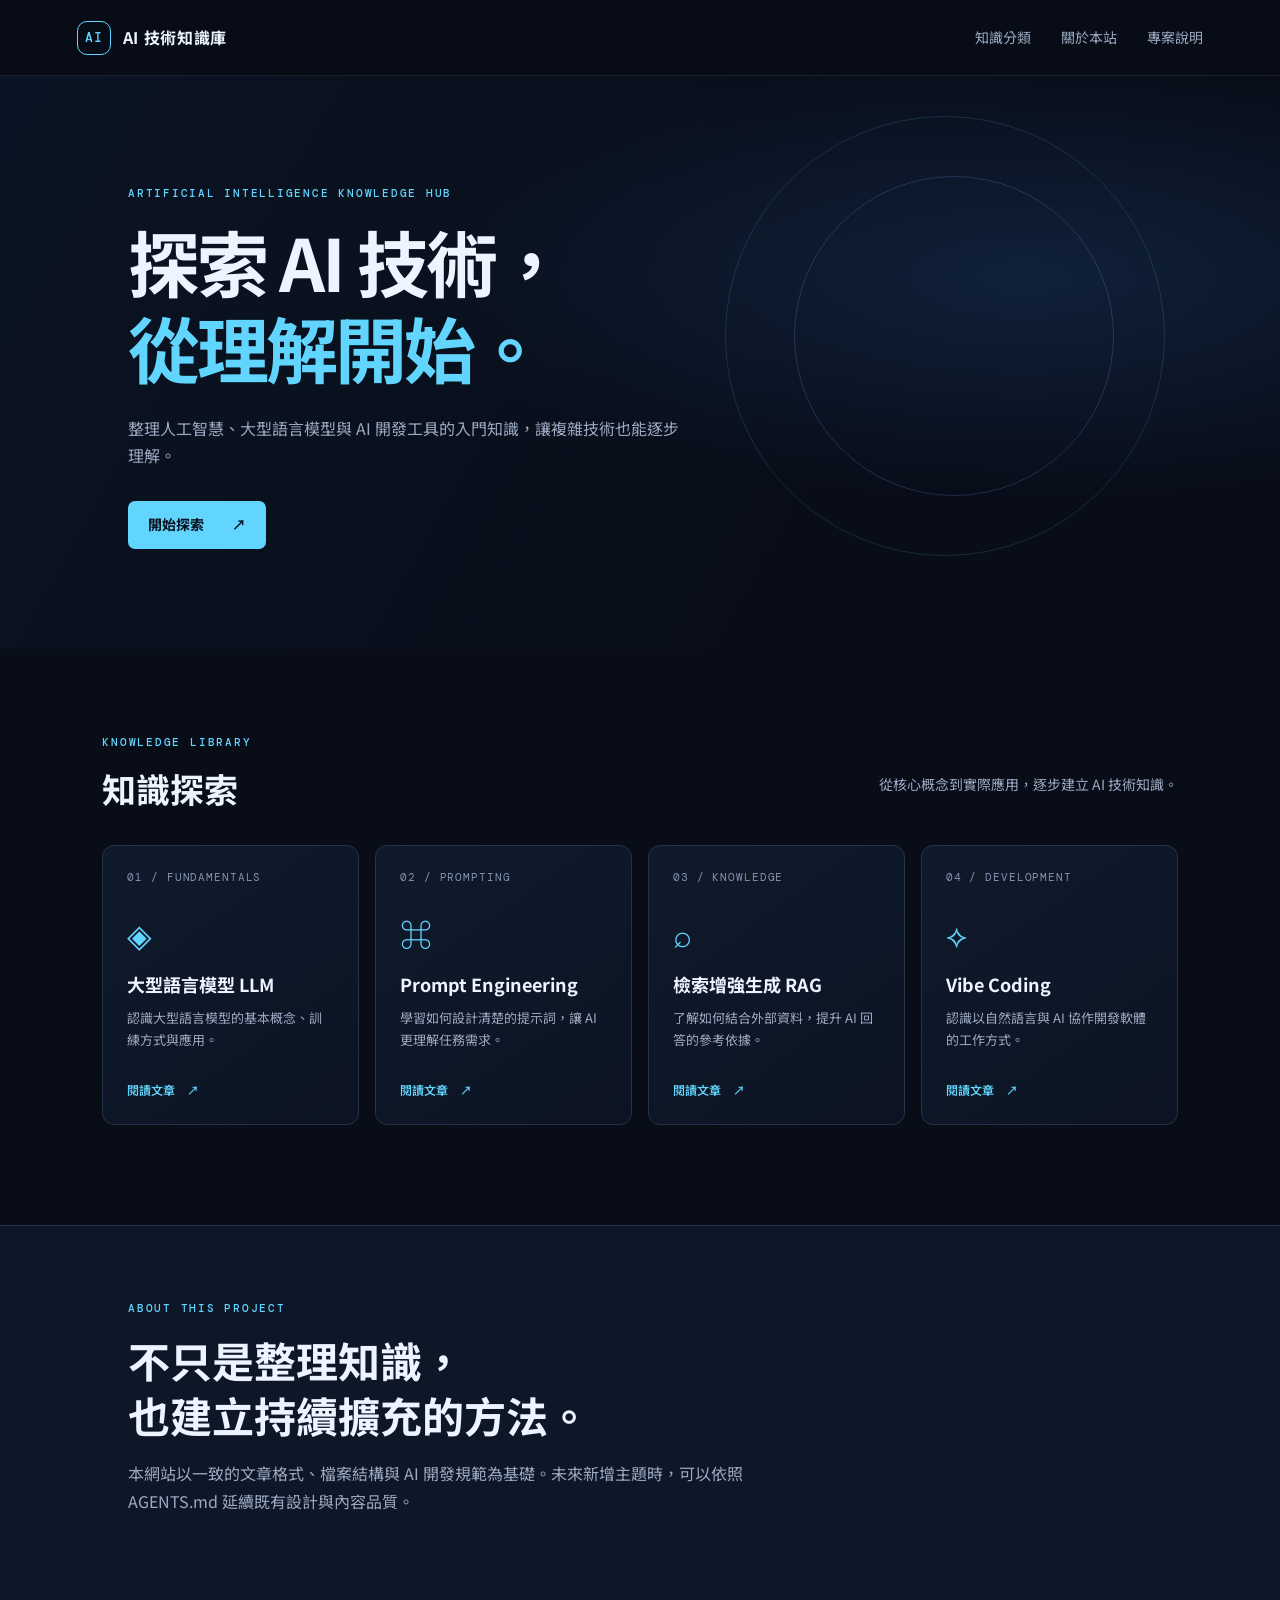
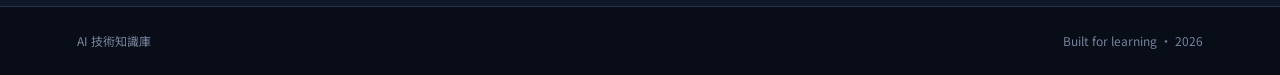
<file: index.html>
<!doctype html>
<html lang="zh-Hant">
<head>
  <meta charset="utf-8">
  <meta name="viewport" content="width=device-width, initial-scale=1">
  <meta name="description" content="以清楚、易懂的方式認識人工智慧技術。">
  <title>AI 技術知識庫｜AI Knowledge Base</title>
  <link rel="stylesheet" href="assets/css/style.css">
</head>
<body>
  <header class="site-header">
    <a class="brand" href="index.html"><span class="brand-mark">AI</span><span>AI 技術知識庫</span></a>
    <nav aria-label="主要導覽"><a href="#topics">知識分類</a><a href="#about">關於本站</a><a href="README.md">專案說明</a></nav>
  </header>
  <main>
    <section class="hero">
      <p class="eyebrow">ARTIFICIAL INTELLIGENCE KNOWLEDGE HUB</p>
      <h1>探索 AI 技術，<br><span>從理解開始。</span></h1>
      <p class="hero-copy">整理人工智慧、大型語言模型與 AI 開發工具的入門知識，讓複雜技術也能逐步理解。</p>
      <a class="primary-button" href="#topics">開始探索 <span aria-hidden="true">↗</span></a>
      <div class="hero-orbit orbit-one"></div><div class="hero-orbit orbit-two"></div>
    </section>
    <section class="section" id="topics">
      <div class="section-heading"><div><p class="eyebrow">KNOWLEDGE LIBRARY</p><h2>知識探索</h2></div><p>從核心概念到實際應用，逐步建立 AI 技術知識。</p></div>
      <div class="topic-grid">
        <a class="topic-card" href="articles/llm.html"><span class="topic-number">01 / FUNDAMENTALS</span><span class="topic-icon">◈</span><h3>大型語言模型 LLM</h3><p>認識大型語言模型的基本概念、訓練方式與應用。</p><span class="card-link">閱讀文章　↗</span></a>
        <a class="topic-card" href="articles/prompt-engineering.html"><span class="topic-number">02 / PROMPTING</span><span class="topic-icon">⌘</span><h3>Prompt Engineering</h3><p>學習如何設計清楚的提示詞，讓 AI 更理解任務需求。</p><span class="card-link">閱讀文章　↗</span></a>
        <a class="topic-card" href="articles/rag.html"><span class="topic-number">03 / KNOWLEDGE</span><span class="topic-icon">⌕</span><h3>檢索增強生成 RAG</h3><p>了解如何結合外部資料，提升 AI 回答的參考依據。</p><span class="card-link">閱讀文章　↗</span></a>
        <a class="topic-card" href="articles/vibe-coding.html"><span class="topic-number">04 / DEVELOPMENT</span><span class="topic-icon">⟡</span><h3>Vibe Coding</h3><p>認識以自然語言與 AI 協作開發軟體的工作方式。</p><span class="card-link">閱讀文章　↗</span></a>
      </div>
    </section>
    <section class="about-section" id="about"><p class="eyebrow">ABOUT THIS PROJECT</p><h2>不只是整理知識，<br>也建立持續擴充的方法。</h2><p>本網站以一致的文章格式、檔案結構與 AI 開發規範為基礎。未來新增主題時，可以依照 AGENTS.md 延續既有設計與內容品質。</p></section>
  </main>
  <footer><span>AI 技術知識庫</span><span>Built for learning · 2026</span></footer>
  <script src="assets/js/main.js"></script>
</body>
</html>
</file>
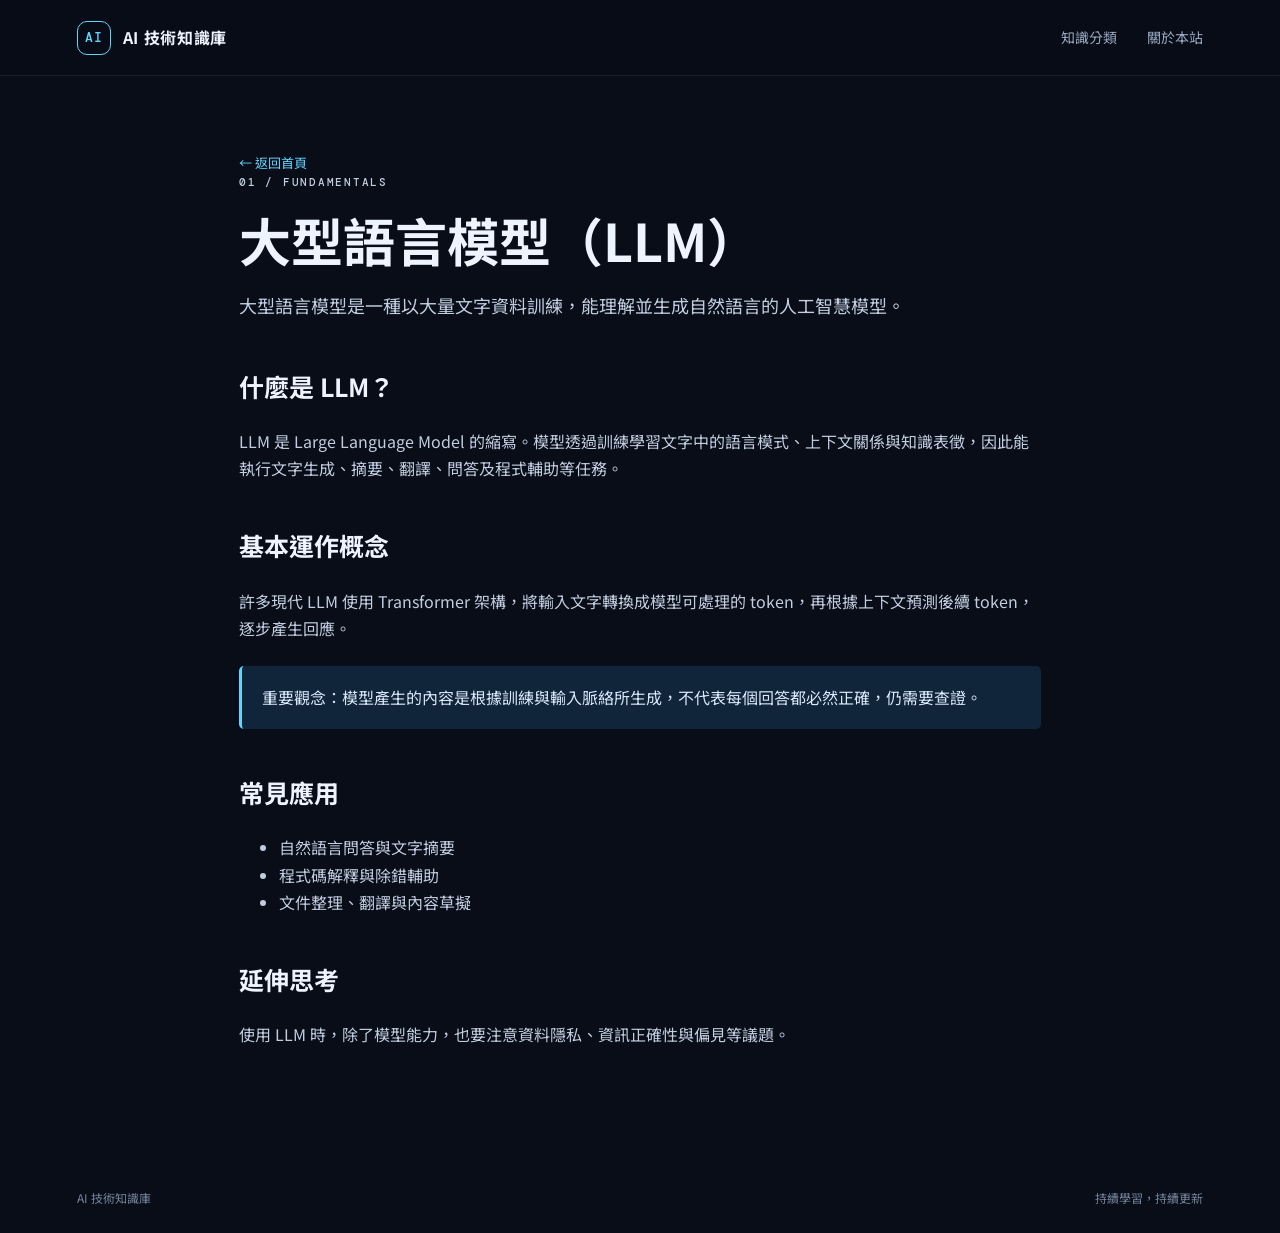
<file: articles/llm.html>
<!doctype html><html lang="zh-Hant"><head><meta charset="utf-8"><meta name="viewport" content="width=device-width,initial-scale=1"><title>大型語言模型 LLM｜AI 技術知識庫</title><link rel="stylesheet" href="../assets/css/style.css"></head><body><header class="site-header"><a class="brand" href="../index.html"><span class="brand-mark">AI</span><span>AI 技術知識庫</span></a><nav><a href="../index.html#topics">知識分類</a><a href="../index.html#about">關於本站</a></nav></header><main class="article-shell"><a class="back-link" href="../index.html">← 返回首頁</a><p class="eyebrow">01 / FUNDAMENTALS</p><h1>大型語言模型（LLM）</h1><p class="article-lead">大型語言模型是一種以大量文字資料訓練，能理解並生成自然語言的人工智慧模型。</p><h2>什麼是 LLM？</h2><p>LLM 是 Large Language Model 的縮寫。模型透過訓練學習文字中的語言模式、上下文關係與知識表徵，因此能執行文字生成、摘要、翻譯、問答及程式輔助等任務。</p><h2>基本運作概念</h2><p>許多現代 LLM 使用 Transformer 架構，將輸入文字轉換成模型可處理的 token，再根據上下文預測後續 token，逐步產生回應。</p><div class="callout">重要觀念：模型產生的內容是根據訓練與輸入脈絡所生成，不代表每個回答都必然正確，仍需要查證。</div><h2>常見應用</h2><ul><li>自然語言問答與文字摘要</li><li>程式碼解釋與除錯輔助</li><li>文件整理、翻譯與內容草擬</li></ul><h2>延伸思考</h2><p>使用 LLM 時，除了模型能力，也要注意資料隱私、資訊正確性與偏見等議題。</p></main><footer><span>AI 技術知識庫</span><span>持續學習，持續更新</span></footer></body></html>
</file>
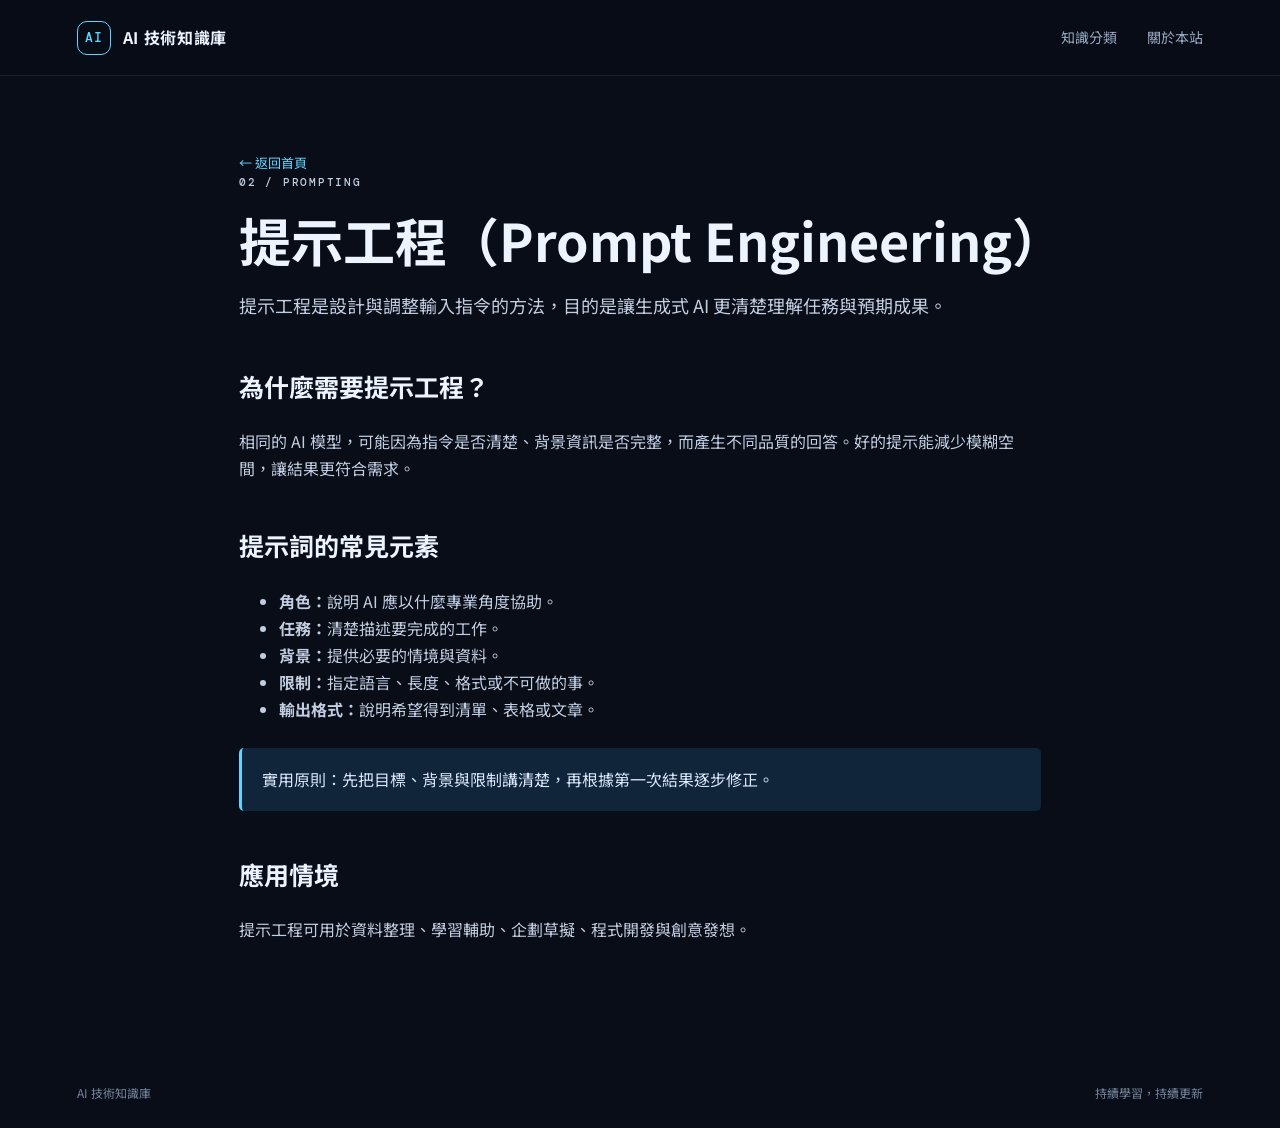
<file: articles/prompt-engineering.html>
<!doctype html><html lang="zh-Hant"><head><meta charset="utf-8"><meta name="viewport" content="width=device-width,initial-scale=1"><title>Prompt Engineering｜AI 技術知識庫</title><link rel="stylesheet" href="../assets/css/style.css"></head><body><header class="site-header"><a class="brand" href="../index.html"><span class="brand-mark">AI</span><span>AI 技術知識庫</span></a><nav><a href="../index.html#topics">知識分類</a><a href="../index.html#about">關於本站</a></nav></header><main class="article-shell"><a class="back-link" href="../index.html">← 返回首頁</a><p class="eyebrow">02 / PROMPTING</p><h1>提示工程（Prompt Engineering）</h1><p class="article-lead">提示工程是設計與調整輸入指令的方法，目的是讓生成式 AI 更清楚理解任務與預期成果。</p><h2>為什麼需要提示工程？</h2><p>相同的 AI 模型，可能因為指令是否清楚、背景資訊是否完整，而產生不同品質的回答。好的提示能減少模糊空間，讓結果更符合需求。</p><h2>提示詞的常見元素</h2><ul><li><strong>角色：</strong>說明 AI 應以什麼專業角度協助。</li><li><strong>任務：</strong>清楚描述要完成的工作。</li><li><strong>背景：</strong>提供必要的情境與資料。</li><li><strong>限制：</strong>指定語言、長度、格式或不可做的事。</li><li><strong>輸出格式：</strong>說明希望得到清單、表格或文章。</li></ul><div class="callout">實用原則：先把目標、背景與限制講清楚，再根據第一次結果逐步修正。</div><h2>應用情境</h2><p>提示工程可用於資料整理、學習輔助、企劃草擬、程式開發與創意發想。</p></main><footer><span>AI 技術知識庫</span><span>持續學習，持續更新</span></footer></body></html>
</file>
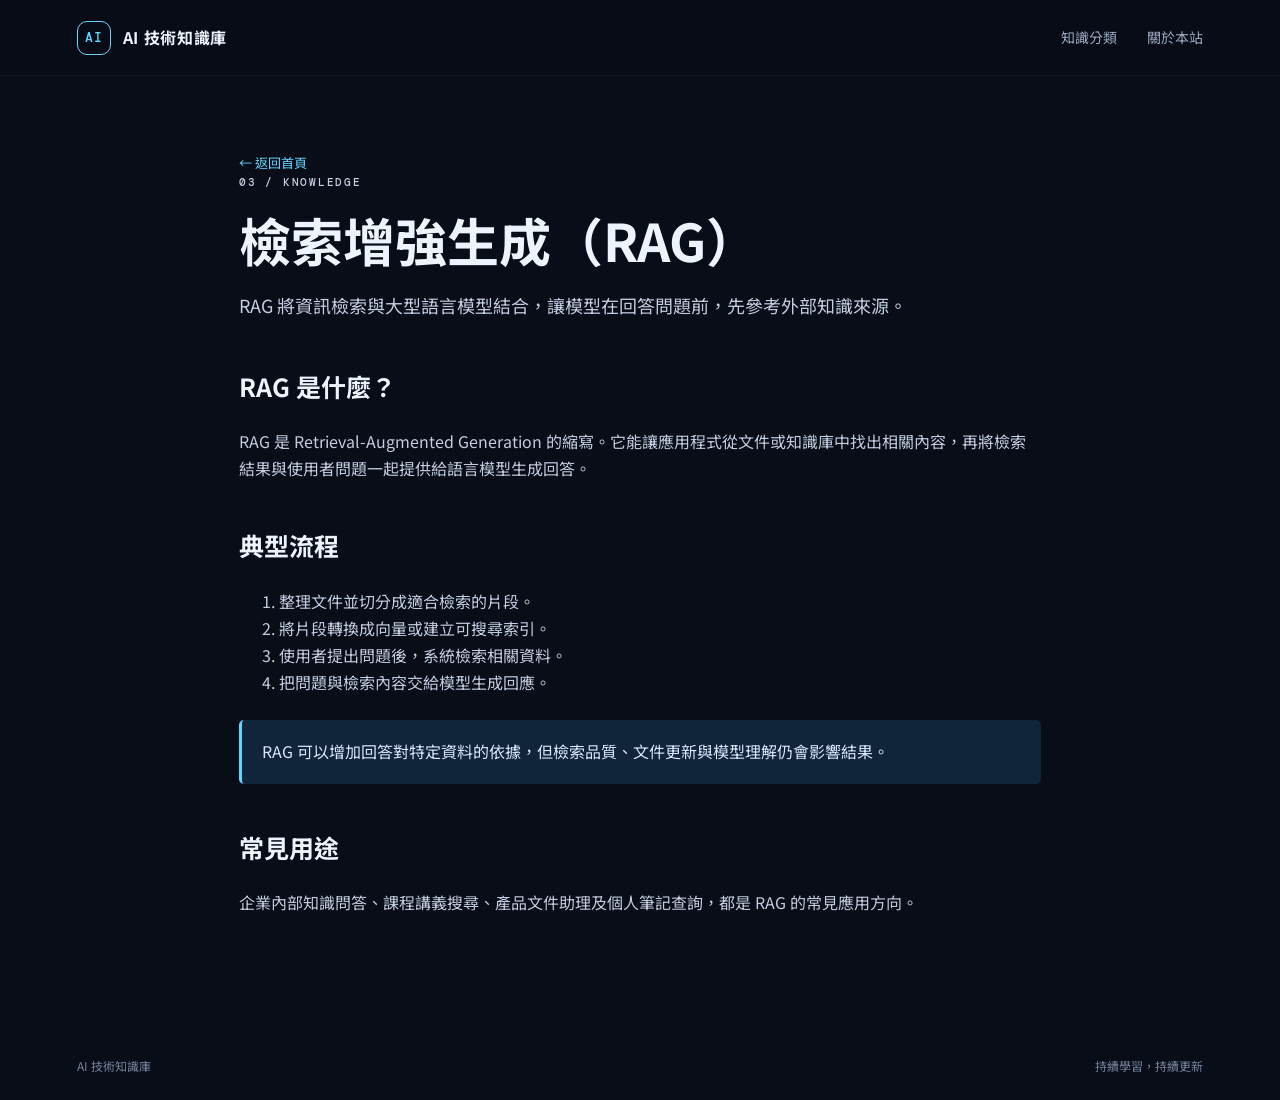
<file: articles/rag.html>
<!doctype html><html lang="zh-Hant"><head><meta charset="utf-8"><meta name="viewport" content="width=device-width,initial-scale=1"><title>RAG｜AI 技術知識庫</title><link rel="stylesheet" href="../assets/css/style.css"></head><body><header class="site-header"><a class="brand" href="../index.html"><span class="brand-mark">AI</span><span>AI 技術知識庫</span></a><nav><a href="../index.html#topics">知識分類</a><a href="../index.html#about">關於本站</a></nav></header><main class="article-shell"><a class="back-link" href="../index.html">← 返回首頁</a><p class="eyebrow">03 / KNOWLEDGE</p><h1>檢索增強生成（RAG）</h1><p class="article-lead">RAG 將資訊檢索與大型語言模型結合，讓模型在回答問題前，先參考外部知識來源。</p><h2>RAG 是什麼？</h2><p>RAG 是 Retrieval-Augmented Generation 的縮寫。它能讓應用程式從文件或知識庫中找出相關內容，再將檢索結果與使用者問題一起提供給語言模型生成回答。</p><h2>典型流程</h2><ol><li>整理文件並切分成適合檢索的片段。</li><li>將片段轉換成向量或建立可搜尋索引。</li><li>使用者提出問題後，系統檢索相關資料。</li><li>把問題與檢索內容交給模型生成回應。</li></ol><div class="callout">RAG 可以增加回答對特定資料的依據，但檢索品質、文件更新與模型理解仍會影響結果。</div><h2>常見用途</h2><p>企業內部知識問答、課程講義搜尋、產品文件助理及個人筆記查詢，都是 RAG 的常見應用方向。</p></main><footer><span>AI 技術知識庫</span><span>持續學習，持續更新</span></footer></body></html>
</file>
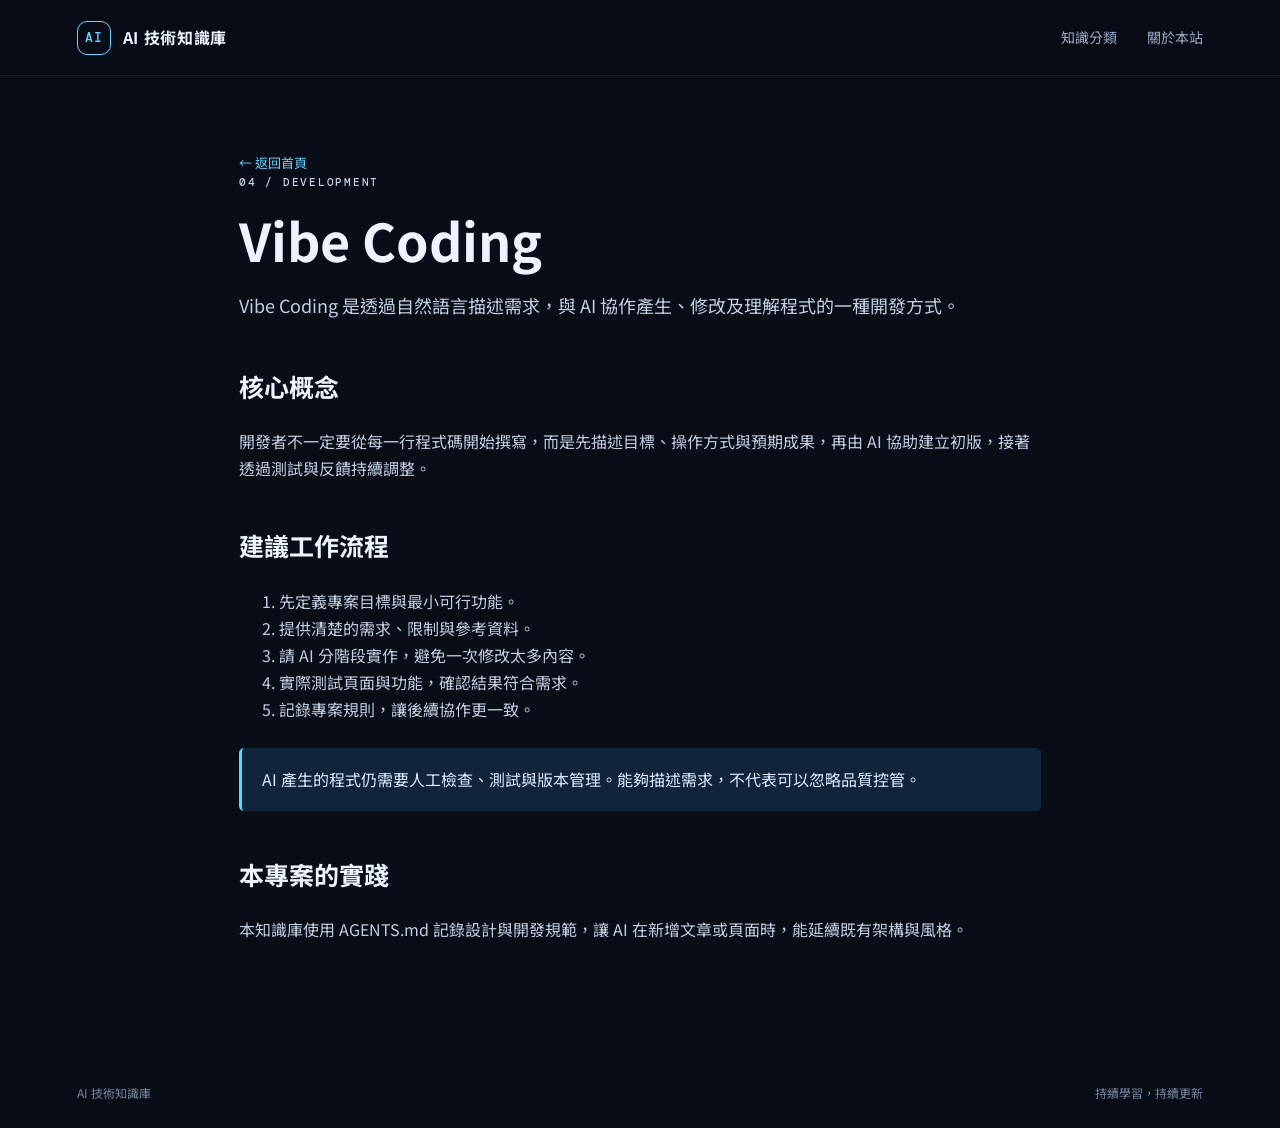
<file: articles/vibe-coding.html>
<!doctype html><html lang="zh-Hant"><head><meta charset="utf-8"><meta name="viewport" content="width=device-width,initial-scale=1"><title>Vibe Coding｜AI 技術知識庫</title><link rel="stylesheet" href="../assets/css/style.css"></head><body><header class="site-header"><a class="brand" href="../index.html"><span class="brand-mark">AI</span><span>AI 技術知識庫</span></a><nav><a href="../index.html#topics">知識分類</a><a href="../index.html#about">關於本站</a></nav></header><main class="article-shell"><a class="back-link" href="../index.html">← 返回首頁</a><p class="eyebrow">04 / DEVELOPMENT</p><h1>Vibe Coding</h1><p class="article-lead">Vibe Coding 是透過自然語言描述需求，與 AI 協作產生、修改及理解程式的一種開發方式。</p><h2>核心概念</h2><p>開發者不一定要從每一行程式碼開始撰寫，而是先描述目標、操作方式與預期成果，再由 AI 協助建立初版，接著透過測試與反饋持續調整。</p><h2>建議工作流程</h2><ol><li>先定義專案目標與最小可行功能。</li><li>提供清楚的需求、限制與參考資料。</li><li>請 AI 分階段實作，避免一次修改太多內容。</li><li>實際測試頁面與功能，確認結果符合需求。</li><li>記錄專案規則，讓後續協作更一致。</li></ol><div class="callout">AI 產生的程式仍需要人工檢查、測試與版本管理。能夠描述需求，不代表可以忽略品質控管。</div><h2>本專案的實踐</h2><p>本知識庫使用 AGENTS.md 記錄設計與開發規範，讓 AI 在新增文章或頁面時，能延續既有架構與風格。</p></main><footer><span>AI 技術知識庫</span><span>持續學習，持續更新</span></footer></body></html>
</file>
<file: assets/css/style.css>
@import url('https://fonts.googleapis.com/css2?family=DM+Mono:wght@400;500&family=Noto+Sans+TC:wght@400;500;600;700;800&display=swap');
:root{--bg:#080d18;--panel:#101a2b;--panel2:#0c1423;--text:#edf3ff;--muted:#9baac2;--line:#23334b;--accent:#62d5ff;--accent2:#8b9cff}
*{box-sizing:border-box}html{scroll-behavior:smooth}body{margin:0;background:var(--bg);color:var(--text);font-family:'Noto Sans TC',sans-serif;line-height:1.7}
a{color:inherit;text-decoration:none}.site-header{height:76px;padding:0 max(6vw,24px);display:flex;align-items:center;justify-content:space-between;border-bottom:1px solid #ffffff12;background:#080d18eF;position:sticky;top:0;z-index:5;backdrop-filter:blur(14px)}
.brand{display:flex;align-items:center;gap:12px;font-weight:700;letter-spacing:.04em}.brand-mark{display:grid;place-items:center;width:34px;height:34px;border:1px solid var(--accent);color:var(--accent);font:500 13px 'DM Mono';border-radius:10px}
nav{display:flex;gap:30px;color:var(--muted);font-size:14px}nav a:hover{color:var(--accent)}
.hero{min-height:520px;padding:110px max(10vw,28px) 100px;position:relative;overflow:hidden;background:radial-gradient(ellipse at 80% 35%,#17345b80,transparent 42%),linear-gradient(120deg,#0b1424,#080d18 65%)}
.eyebrow{font:500 11px 'DM Mono',monospace;letter-spacing:.16em;color:var(--accent);margin:0 0 18px}.hero h1{font-size:clamp(42px,6vw,72px);line-height:1.2;letter-spacing:-.04em;margin:0;position:relative;z-index:1}.hero h1 span{color:var(--accent)}.hero-copy{max-width:560px;color:var(--muted);margin:24px 0 32px;font-size:16px;position:relative;z-index:1}
.primary-button{display:inline-flex;gap:28px;align-items:center;background:var(--accent);color:#07111e;padding:12px 20px;border-radius:7px;font-weight:700;font-size:14px;position:relative;z-index:1}.primary-button:hover{background:#a0e8ff}
.hero-orbit{position:absolute;border:1px solid #62d5ff26;border-radius:50%;width:440px;height:440px;right:9%;top:40px}.orbit-two{width:320px;height:320px;right:13%;top:100px;border-color:#8b9cff35}
.section{padding:86px max(8vw,24px) 100px;max-width:1440px;margin:auto}.section-heading{display:flex;justify-content:space-between;align-items:end;margin-bottom:34px;gap:24px}.section-heading h2,.about-section h2{font-size:34px;line-height:1.3;margin:0}.section-heading>p{max-width:350px;color:var(--muted);font-size:14px}
.topic-grid{display:grid;grid-template-columns:repeat(4,1fr);gap:16px}.topic-card{min-height:280px;padding:24px;background:linear-gradient(145deg,var(--panel),var(--panel2));border:1px solid var(--line);border-radius:12px;display:flex;flex-direction:column;transition:.2s}.topic-card:hover{transform:translateY(-5px);border-color:#62d5ff88;background:#13243a}.topic-number{font:11px 'DM Mono';letter-spacing:.08em;color:#8294af}.topic-icon{font-size:32px;color:var(--accent);margin:22px 0 8px}.topic-card h3{font-size:18px;margin:0 0 8px}.topic-card p{font-size:13px;color:var(--muted);margin:0 0 22px}.card-link{margin-top:auto;color:var(--accent);font-size:12px;font-weight:600}
.about-section{padding:75px max(10vw,28px);background:#0d1727;border-top:1px solid var(--line);border-bottom:1px solid var(--line)}.about-section h2{font-size:clamp(28px,4vw,42px);margin-bottom:18px}.about-section>p:last-child{max-width:680px;color:var(--muted)}
footer{padding:24px max(6vw,24px);display:flex;justify-content:space-between;color:#74839b;font-size:12px}
.article-shell{max-width:850px;margin:0 auto;padding:72px 24px 100px}.back-link{color:var(--accent);font-size:13px}.article-shell h1{font-size:clamp(34px,5vw,52px);line-height:1.25;margin:18px 0}.article-lead{font-size:18px;color:var(--muted);margin-bottom:44px}.article-shell h2{font-size:25px;margin-top:42px}.article-shell p,.article-shell li{color:#c2cde0}.article-shell code{background:#17243a;padding:2px 6px;border-radius:4px;color:var(--accent)}.article-shell .callout{padding:18px 20px;background:#10243a;border-left:3px solid var(--accent);border-radius:5px;color:#d9e8fa;margin:24px 0}
@media(max-width:900px){.topic-grid{grid-template-columns:repeat(2,1fr)}.hero-orbit{right:-190px}.section-heading{align-items:start;flex-direction:column}}
@media(max-width:560px){.site-header{height:auto;min-height:68px;align-items:flex-start;padding-top:16px;padding-bottom:14px;gap:14px;flex-direction:column}nav{gap:18px;font-size:12px}.hero{padding-top:85px;min-height:480px}.topic-grid{grid-template-columns:1fr}.topic-card{min-height:240px}.section{padding-top:65px;padding-bottom:70px}footer{gap:10px;flex-direction:column}}
</file>
